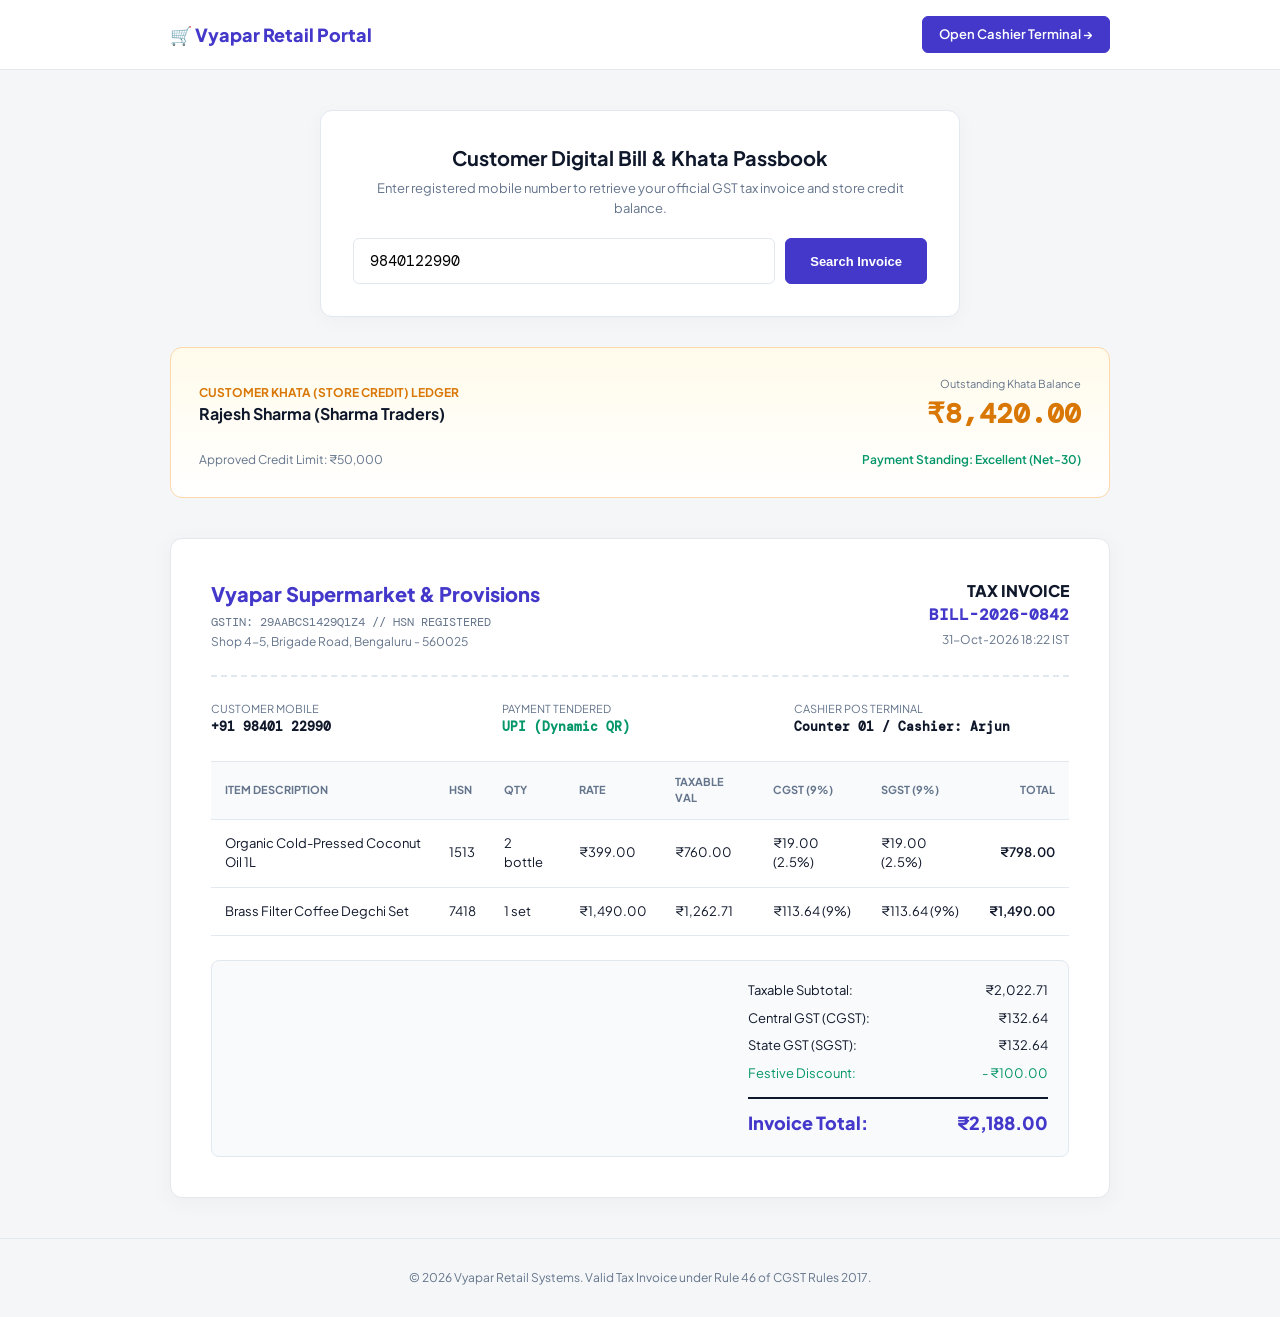
<file: public/index.html>
<!DOCTYPE html>
<html lang="en">
<head>
  <meta charset="UTF-8">
  <meta name="viewport" content="width=device-width, initial-scale=1.0">
  <title data-brand="brand_name">Vyapar Retail — Digital GST Invoice & Customer Khata Passbook</title>
  <meta name="description" content="View your digital GST tax invoice, itemized HSN splits, and credit khata passbook balance online.">
  <link rel="preconnect" href="https://fonts.googleapis.com">
  <link rel="preconnect" href="https://fonts.gstatic.com" crossorigin>
  <link href="https://fonts.googleapis.com/css2?family=DM+Mono:ital,wght@0,400;0,500;1,400&family=Plus+Jakarta+Sans:wght@400;500;600;700;800&display=swap" rel="stylesheet">
  <script src="whitelabel.js"></script>
  <style>
    :root {
      --bg-base: #f4f6f8;
      --bg-surface: #ffffff;
      --border-subtle: #e2e8f0;
      --indigo: #4338ca;
      --indigo-hover: #3730a3;
      --emerald: #059669;
      --amber: #d97706;
      --text-main: #0f172a;
      --text-muted: #64748b;
      --font-mono: 'DM Mono', monospace;
      --font-sans: 'Plus Jakarta Sans', sans-serif;
      --container-max: 980px;
    }

    * { box-sizing: border-box; margin: 0; padding: 0; }
    body {
      background-color: var(--bg-base);
      color: var(--text-main);
      font-family: var(--font-sans);
      line-height: 1.5;
    }

    .container {
      max-width: var(--container-max);
      margin: 0 auto;
      padding: 0 20px;
    }

    /* TOP BAR */
    .topbar {
      height: 70px;
      background: var(--bg-surface);
      border-bottom: 1px solid var(--border-subtle);
      display: flex;
      align-items: center;
    }
    .topbar-inner {
      display: flex;
      align-items: center;
      justify-content: space-between;
      width: 100%;
    }
    .brand-title {
      font-size: 18px;
      font-weight: 800;
      color: var(--indigo);
      text-decoration: none;
      display: flex;
      align-items: center;
      gap: 8px;
    }
    .btn {
      display: inline-flex;
      align-items: center;
      gap: 6px;
      padding: 8px 16px;
      border-radius: 6px;
      font-size: 13px;
      font-weight: 600;
      cursor: pointer;
      text-decoration: none;
      border: 1px solid var(--border-subtle);
      background: #fff;
      color: var(--text-main);
    }
    .btn-indigo {
      background: var(--indigo);
      border-color: var(--indigo);
      color: #fff;
    }
    .btn-indigo:hover { background: var(--indigo-hover); }

    /* LOOKUP HERO */
    .lookup-card {
      background: var(--bg-surface);
      border: 1px solid var(--border-subtle);
      border-radius: 12px;
      padding: 32px;
      margin: 40px auto 30px;
      max-width: 640px;
      box-shadow: 0 4px 20px rgba(0, 0, 0, 0.03);
      text-align: center;
    }
    .lookup-input-group {
      display: flex;
      gap: 10px;
      margin-top: 20px;
    }
    .phone-input {
      flex: 1;
      padding: 12px 16px;
      border: 1px solid var(--border-subtle);
      border-radius: 6px;
      font-size: 15px;
      font-family: var(--font-mono);
      outline: none;
    }
    .phone-input:focus { border-color: var(--indigo); }

    /* DIGITAL TAX INVOICE */
    .invoice-card {
      background: var(--bg-surface);
      border: 1px solid var(--border-subtle);
      border-radius: 12px;
      padding: 40px;
      margin-bottom: 40px;
      box-shadow: 0 4px 25px rgba(0, 0, 0, 0.04);
    }
    .invoice-header {
      display: flex;
      justify-content: space-between;
      border-bottom: 2px dashed var(--border-subtle);
      padding-bottom: 24px;
      margin-bottom: 24px;
    }
    .store-name {
      font-size: 20px;
      font-weight: 800;
      color: var(--indigo);
    }
    .gstin-tag {
      font-family: var(--font-mono);
      font-size: 12px;
      color: var(--text-muted);
      margin-top: 4px;
    }

    .bill-meta-grid {
      display: grid;
      grid-template-columns: repeat(3, 1fr);
      gap: 16px;
      margin-bottom: 24px;
      font-size: 13px;
    }
    .meta-label { color: var(--text-muted); font-size: 11px; text-transform: uppercase; }
    .meta-val { font-weight: 600; font-family: var(--font-mono); }

    /* ITEMS TABLE */
    .items-table {
      width: 100%;
      border-collapse: collapse;
      font-size: 13px;
      margin-bottom: 24px;
    }
    .items-table th {
      background: #f8fafc;
      padding: 12px 14px;
      border-top: 1px solid var(--border-subtle);
      border-bottom: 1px solid var(--border-subtle);
      text-align: left;
      font-size: 11px;
      color: var(--text-muted);
      text-transform: uppercase;
    }
    .items-table td {
      padding: 14px;
      border-bottom: 1px solid var(--border-subtle);
    }

    /* TAX SUMMARY */
    .tax-breakdown-box {
      background: #f8fafc;
      border: 1px solid var(--border-subtle);
      border-radius: 8px;
      padding: 20px;
      display: flex;
      justify-content: flex-end;
    }
    .totals-list {
      width: 300px;
      display: flex;
      flex-direction: column;
      gap: 8px;
      font-size: 13px;
    }
    .total-row {
      display: flex;
      justify-content: space-between;
    }
    .grand-total-row {
      border-top: 2px solid var(--text-main);
      padding-top: 10px;
      margin-top: 6px;
      font-size: 18px;
      font-weight: 800;
      color: var(--indigo);
      display: flex;
      justify-content: space-between;
    }

    /* KHATA PASSBOOK CARD */
    .khata-card {
      background: #fff;
      border: 1px solid #fed7aa;
      border-radius: 12px;
      padding: 28px;
      margin-bottom: 40px;
      background: linear-gradient(180deg, #fffbeb 0%, #ffffff 100%);
    }
    .khata-header {
      display: flex;
      justify-content: space-between;
      align-items: center;
      margin-bottom: 16px;
    }
    .khata-balance {
      font-family: var(--font-mono);
      font-size: 28px;
      font-weight: 800;
      color: var(--amber);
    }

    .footer {
      border-top: 1px solid var(--border-subtle);
      padding: 30px 0;
      text-align: center;
      font-size: 12px;
      color: var(--text-muted);
    }
  </style>
</head>
<body>

  <header class="topbar">
    <div class="container topbar-inner">
      <a href="#" class="brand-title" data-brand="brand_name">
        <span>🛒 Vyapar Retail Portal</span>
      </a>
      <div style="display: flex; gap: 10px;">
        <a href="admin.html" class="btn btn-indigo">Open Cashier Terminal &rarr;</a>
      </div>
    </div>
  </header>

  <main class="container">
    <!-- LOOKUP BOX -->
    <div class="lookup-card">
      <h2 style="font-size: 20px; font-weight: 700; margin-bottom: 6px;">Customer Digital Bill & Khata Passbook</h2>
      <p style="font-size: 13px; color: var(--text-muted);">
        Enter registered mobile number to retrieve your official GST tax invoice and store credit balance.
      </p>

      <div class="lookup-input-group">
        <input type="tel" class="phone-input" id="searchPhone" placeholder="Enter 10-digit phone (Demo: 9840122990)" value="9840122990">
        <button class="btn btn-indigo" style="padding: 12px 24px;" onclick="lookupCustomerBill()">Search Invoice</button>
      </div>
    </div>

    <!-- KHATA PASSBOOK SUMMARY -->
    <div class="khata-card" id="khataBox">
      <div class="khata-header">
        <div>
          <div style="font-size: 12px; color: var(--amber); font-weight: 700; text-transform: uppercase;">Customer Khata (Store Credit) Ledger</div>
          <div style="font-size: 16px; font-weight: 700;" id="khataCustomerName">Rajesh Sharma (Sharma Traders)</div>
        </div>
        <div style="text-align: right;">
          <div style="font-size: 11px; color: var(--text-muted);">Outstanding Khata Balance</div>
          <div class="khata-balance" id="khataBalance">₹8,420.00</div>
        </div>
      </div>
      <div style="font-size: 12px; color: var(--text-muted); display: flex; justify-content: space-between;">
        <span>Approved Credit Limit: ₹50,000</span>
        <span style="color: var(--emerald); font-weight: 600;">Payment Standing: Excellent (Net-30)</span>
      </div>
    </div>

    <!-- DIGITAL GST INVOICE -->
    <div class="invoice-card" id="invoiceCard">
      <div class="invoice-header">
        <div>
          <div class="store-name" data-brand="brand_name">Vyapar Supermarket & Provisions</div>
          <div class="gstin-tag">GSTIN: 29AABCS1429Q1Z4 // HSN REGISTERED</div>
          <div style="font-size: 12px; color: var(--text-muted); margin-top: 2px;">Shop 4-5, Brigade Road, Bengaluru - 560025</div>
        </div>
        <div style="text-align: right;">
          <div style="font-weight: 800; font-size: 16px;">TAX INVOICE</div>
          <div class="meta-val" id="invBillNum" style="color: var(--indigo);">BILL-2026-0842</div>
          <div style="font-size: 12px; color: var(--text-muted); margin-top: 4px;" id="invDate">31-Oct-2026 18:22 IST</div>
        </div>
      </div>

      <div class="bill-meta-grid">
        <div>
          <div class="meta-label">Customer Mobile</div>
          <div class="meta-val" id="invCustomerPhone">+91 98401 22990</div>
        </div>
        <div>
          <div class="meta-label">Payment Tendered</div>
          <div class="meta-val" id="invPaymentMode" style="color: var(--emerald);">UPI (Dynamic QR)</div>
        </div>
        <div>
          <div class="meta-label">Cashier Pos Terminal</div>
          <div class="meta-val">Counter 01 / Cashier: Arjun</div>
        </div>
      </div>

      <!-- ITEM TABLE -->
      <table class="items-table">
        <thead>
          <tr>
            <th>Item Description</th>
            <th>HSN</th>
            <th>Qty</th>
            <th>Rate</th>
            <th>Taxable Val</th>
            <th>CGST (9%)</th>
            <th>SGST (9%)</th>
            <th style="text-align: right;">Total</th>
          </tr>
        </thead>
        <tbody id="invoiceItems">
          <tr>
            <td>Organic Cold-Pressed Coconut Oil 1L</td>
            <td>1513</td>
            <td>2 bottle</td>
            <td>₹399.00</td>
            <td>₹760.00</td>
            <td>₹19.00 (2.5%)</td>
            <td>₹19.00 (2.5%)</td>
            <td style="text-align: right; font-weight: 600;">₹798.00</td>
          </tr>
          <tr>
            <td>Brass Filter Coffee Degchi Set</td>
            <td>7418</td>
            <td>1 set</td>
            <td>₹1,490.00</td>
            <td>₹1,262.71</td>
            <td>₹113.64 (9%)</td>
            <td>₹113.64 (9%)</td>
            <td style="text-align: right; font-weight: 600;">₹1,490.00</td>
          </tr>
        </tbody>
      </table>

      <!-- TOTALS -->
      <div class="tax-breakdown-box">
        <div class="totals-list">
          <div class="total-row">
            <span>Taxable Subtotal:</span>
            <span id="subtotalVal">₹2,022.71</span>
          </div>
          <div class="total-row">
            <span>Central GST (CGST):</span>
            <span id="cgstVal">₹132.64</span>
          </div>
          <div class="total-row">
            <span>State GST (SGST):</span>
            <span id="sgstVal">₹132.64</span>
          </div>
          <div class="total-row" style="color: var(--emerald);">
            <span>Festive Discount:</span>
            <span>- ₹100.00</span>
          </div>
          <div class="grand-total-row">
            <span>Invoice Total:</span>
            <span id="grandTotalVal">₹2,188.00</span>
          </div>
        </div>
      </div>
    </div>
  </main>

  <footer class="footer">
    <div class="container">
      &copy; 2026 <span data-brand="brand_name">Vyapar Retail Systems</span>. Valid Tax Invoice under Rule 46 of CGST Rules 2017.
    </div>
  </footer>

  <script>
    async function lookupCustomerBill() {
      const phone = document.getElementById('searchPhone').value.trim();
      if (!phone) return;

      try {
        const res = await fetch(`/api/khata?phone=${phone}`);
        const data = await res.json();
        if (data.ok && data.customer) {
          document.getElementById('khataCustomerName').textContent = data.customer.customer_name;
          document.getElementById('khataBalance').textContent = `₹${data.customer.current_balance_inr.toFixed(2)}`;
          document.getElementById('invCustomerPhone').textContent = `+91 ${phone}`;
        }
      } catch (err) {}
    }
  </script>
</body>
</html>
</file>
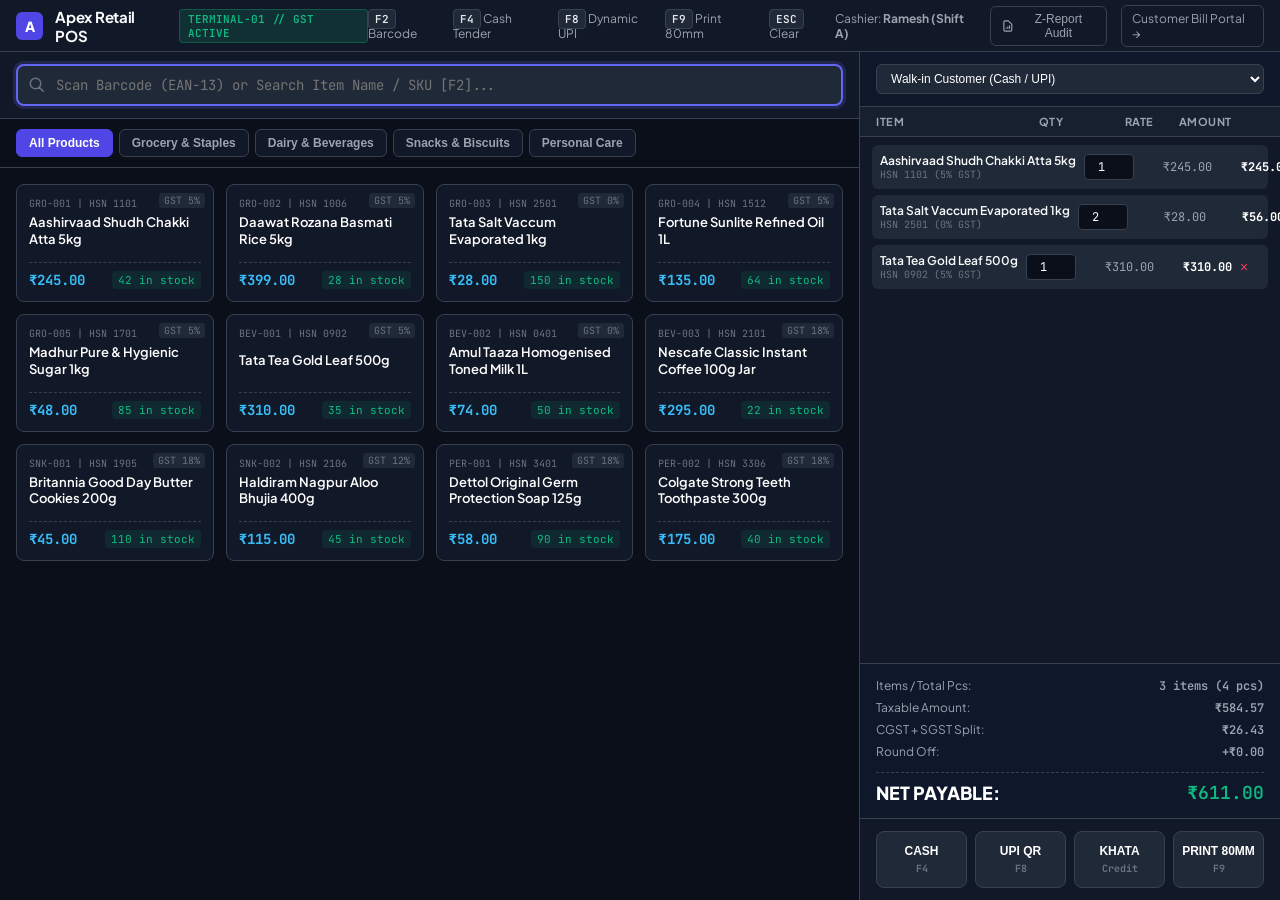
<file: public/admin.html>
<!DOCTYPE html>
<html lang="en">
<head>
  <meta charset="UTF-8">
  <meta name="viewport" content="width=device-width, initial-scale=1.0">
  <title data-brand="brand_name">Apex Retail POS & Billing Terminal (GST & Khata)</title>
  <link rel="preconnect" href="https://fonts.googleapis.com">
  <link rel="preconnect" href="https://fonts.gstatic.com" crossorigin>
  <link href="https://fonts.googleapis.com/css2?family=DM+Mono:ital,wght@0,400;0,500;1,400&family=Plus+Jakarta+Sans:wght@400;500;600;700;800&family=JetBrains+Mono:wght@400;600;700&display=swap" rel="stylesheet">
  <script src="whitelabel.js"></script>
  <style>
    :root {
      --bg-terminal: #0b0f19;
      --bg-surface: #111827;
      --bg-elevated: #1f2937;
      --border-subtle: #374151;
      --border-focus: #6366f1;
      --color-primary: #4f46e5;
      --color-primary-hover: #4338ca;
      --color-emerald: #10b981;
      --color-amber: #f59e0b;
      --color-rose: #f43f5e;
      --color-sky: #0ea5e9;
      --text-main: #f9fafb;
      --text-muted: #9ca3af;
      --text-dim: #6b7280;
      --font-mono: 'JetBrains Mono', 'DM Mono', monospace;
      --font-sans: 'Plus Jakarta Sans', sans-serif;
    }

    * { box-sizing: border-box; margin: 0; padding: 0; }
    body {
      background-color: var(--bg-terminal);
      color: var(--text-main);
      font-family: var(--font-sans);
      height: 100vh;
      overflow: hidden;
      display: flex;
      flex-direction: column;
    }

    /* TOP CASHIER BAR */
    .topbar {
      height: 52px;
      background: var(--bg-surface);
      border-bottom: 1px solid var(--border-subtle);
      display: flex;
      align-items: center;
      justify-content: space-between;
      padding: 0 16px;
      flex-shrink: 0;
    }
    .brand-section {
      display: flex;
      align-items: center;
      gap: 12px;
    }
    .brand-logo {
      width: 28px;
      height: 28px;
      background: var(--color-primary);
      border-radius: 6px;
      display: flex;
      align-items: center;
      justify-content: center;
      font-weight: 800;
      font-size: 14px;
      color: #fff;
    }
    .brand-name {
      font-weight: 700;
      font-size: 15px;
      letter-spacing: -0.02em;
    }
    .badge-terminal {
      background: rgba(16, 185, 129, 0.15);
      border: 1px solid rgba(16, 185, 129, 0.3);
      color: var(--color-emerald);
      padding: 2px 8px;
      border-radius: 4px;
      font-size: 11px;
      font-family: var(--font-mono);
      font-weight: 600;
    }
    .pos-shortcuts-hint {
      display: flex;
      gap: 8px;
      align-items: center;
      font-size: 12px;
      color: var(--text-muted);
    }
    .kbd-chip {
      background: var(--bg-elevated);
      border: 1px solid var(--border-subtle);
      border-radius: 4px;
      padding: 2px 6px;
      font-family: var(--font-mono);
      font-size: 11px;
      font-weight: 600;
      color: #e5e7eb;
    }
    .cashier-info {
      display: flex;
      align-items: center;
      gap: 14px;
      font-size: 12px;
    }
    .z-report-btn {
      background: transparent;
      border: 1px solid var(--border-subtle);
      color: var(--text-muted);
      padding: 5px 10px;
      border-radius: 6px;
      cursor: pointer;
      font-size: 12px;
      display: flex;
      align-items: center;
      gap: 6px;
    }
    .z-report-btn:hover { background: var(--bg-elevated); color: #fff; }

    /* POS GRID LAYOUT */
    .pos-grid {
      display: grid;
      grid-template-columns: 1fr 420px;
      flex: 1;
      height: calc(100vh - 52px);
      overflow: hidden;
    }

    /* LEFT CATALOG & BARCODE ZONE */
    .left-zone {
      display: flex;
      flex-direction: column;
      border-right: 1px solid var(--border-subtle);
      background: var(--bg-terminal);
      overflow: hidden;
    }

    /* SCANNER STRIP */
    .scanner-strip {
      padding: 12px 16px;
      background: var(--bg-surface);
      border-bottom: 1px solid var(--border-subtle);
      display: flex;
      gap: 12px;
      align-items: center;
    }
    .scan-input-wrap {
      flex: 1;
      position: relative;
    }
    .scan-input-wrap svg {
      position: absolute;
      left: 12px;
      top: 50%;
      transform: translateY(-50%);
      color: var(--text-dim);
    }
    .scan-input {
      width: 100%;
      background: var(--bg-elevated);
      border: 2px solid var(--border-subtle);
      border-radius: 8px;
      padding: 10px 12px 10px 38px;
      font-family: var(--font-mono);
      font-size: 14px;
      color: #fff;
      outline: none;
      transition: border-color 0.15s;
    }
    .scan-input:focus {
      border-color: var(--border-focus);
      box-shadow: 0 0 0 3px rgba(99, 102, 241, 0.2);
    }
    .cat-tabs {
      display: flex;
      gap: 6px;
      padding: 10px 16px;
      background: var(--bg-terminal);
      border-bottom: 1px solid var(--border-subtle);
      overflow-x: auto;
    }
    .cat-tab {
      background: var(--bg-surface);
      border: 1px solid var(--border-subtle);
      color: var(--text-muted);
      border-radius: 6px;
      padding: 6px 12px;
      font-size: 12px;
      font-weight: 600;
      cursor: pointer;
      white-space: nowrap;
    }
    .cat-tab.active {
      background: var(--color-primary);
      border-color: var(--color-primary);
      color: #fff;
    }

    /* PRODUCTS GRID */
    .products-container {
      flex: 1;
      overflow-y: auto;
      padding: 16px;
      display: grid;
      grid-template-columns: repeat(auto-fill, minmax(180px, 1fr));
      gap: 12px;
      align-content: start;
    }
    .prod-card {
      background: var(--bg-surface);
      border: 1px solid var(--border-subtle);
      border-radius: 8px;
      padding: 12px;
      cursor: pointer;
      display: flex;
      flex-direction: column;
      justify-content: space-between;
      transition: all 0.15s;
      position: relative;
    }
    .prod-card:hover {
      border-color: var(--color-primary);
      transform: translateY(-2px);
      box-shadow: 0 4px 12px rgba(0,0,0,0.3);
    }
    .prod-sku {
      font-family: var(--font-mono);
      font-size: 10px;
      color: var(--text-dim);
      margin-bottom: 4px;
    }
    .prod-title {
      font-size: 13px;
      font-weight: 600;
      color: #fff;
      line-height: 1.3;
      margin-bottom: 6px;
    }
    .prod-meta {
      display: flex;
      justify-content: space-between;
      align-items: center;
      margin-top: 8px;
      padding-top: 8px;
      border-top: 1px dashed var(--border-subtle);
    }
    .prod-price {
      font-family: var(--font-mono);
      font-weight: 700;
      font-size: 14px;
      color: #38bdf8;
    }
    .prod-stock {
      font-size: 11px;
      font-family: var(--font-mono);
      color: var(--color-emerald);
      background: rgba(16, 185, 129, 0.1);
      padding: 2px 6px;
      border-radius: 4px;
    }
    .prod-gst {
      position: absolute;
      top: 8px;
      right: 8px;
      font-size: 10px;
      font-family: var(--font-mono);
      color: var(--text-dim);
      background: var(--bg-elevated);
      padding: 1px 5px;
      border-radius: 3px;
    }

    /* RIGHT BILLING REGISTER */
    .right-zone {
      display: flex;
      flex-direction: column;
      background: var(--bg-surface);
      height: 100%;
    }

    /* CUSTOMER SELECTION STRIP */
    .cust-strip {
      padding: 12px 16px;
      background: #0f172a;
      border-bottom: 1px solid var(--border-subtle);
      display: flex;
      flex-direction: column;
      gap: 8px;
    }
    .cust-row {
      display: flex;
      gap: 8px;
      align-items: center;
    }
    .cust-select {
      flex: 1;
      background: var(--bg-elevated);
      border: 1px solid var(--border-subtle);
      color: #fff;
      padding: 6px 10px;
      border-radius: 6px;
      font-size: 12px;
      outline: none;
    }
    .khata-badge {
      font-size: 11px;
      font-family: var(--font-mono);
      color: var(--color-amber);
      background: rgba(245, 158, 11, 0.1);
      border: 1px solid rgba(245, 158, 11, 0.3);
      padding: 4px 8px;
      border-radius: 4px;
      display: flex;
      align-items: center;
      gap: 4px;
    }

    /* CART ITEMS TABLE */
    .cart-header {
      padding: 8px 16px;
      background: rgba(31, 41, 55, 0.5);
      border-bottom: 1px solid var(--border-subtle);
      font-size: 11px;
      font-weight: 700;
      color: var(--text-muted);
      text-transform: uppercase;
      letter-spacing: 0.05em;
      display: grid;
      grid-template-columns: 1fr 50px 70px 70px 24px;
      gap: 8px;
    }
    .cart-items {
      flex: 1;
      overflow-y: auto;
      padding: 8px 12px;
      display: flex;
      flex-direction: column;
      gap: 6px;
    }
    .cart-item {
      display: grid;
      grid-template-columns: 1fr 50px 70px 70px 24px;
      gap: 8px;
      align-items: center;
      padding: 8px;
      background: var(--bg-elevated);
      border-radius: 6px;
      font-size: 12px;
    }
    .cart-item-name {
      font-weight: 600;
      white-space: nowrap;
      overflow: hidden;
      text-overflow: ellipsis;
    }
    .cart-item-hsn {
      font-size: 10px;
      font-family: var(--font-mono);
      color: var(--text-dim);
    }
    .cart-qty-input {
      width: 100%;
      background: var(--bg-terminal);
      border: 1px solid var(--border-subtle);
      color: #fff;
      font-family: var(--font-mono);
      font-size: 12px;
      text-align: center;
      padding: 4px 0;
      border-radius: 4px;
    }
    .cart-item-rate {
      font-family: var(--font-mono);
      text-align: right;
      color: var(--text-muted);
    }
    .cart-item-total {
      font-family: var(--font-mono);
      font-weight: 700;
      text-align: right;
      color: #fff;
    }
    .cart-item-del {
      background: none;
      border: none;
      color: var(--color-rose);
      cursor: pointer;
      font-size: 14px;
      display: flex;
      align-items: center;
      justify-content: center;
    }

    /* TOTALS & TAX BREAKDOWN */
    .cart-summary {
      padding: 14px 16px;
      background: #0f172a;
      border-top: 1px solid var(--border-subtle);
      display: flex;
      flex-direction: column;
      gap: 6px;
    }
    .sum-row {
      display: flex;
      justify-content: space-between;
      font-size: 12px;
      color: var(--text-muted);
    }
    .sum-row.grand {
      font-size: 18px;
      font-weight: 800;
      color: #fff;
      margin-top: 6px;
      padding-top: 8px;
      border-top: 1px dashed var(--border-subtle);
    }
    .sum-val {
      font-family: var(--font-mono);
      font-weight: 600;
    }

    /* TENDER ACTION BUTTONS */
    .tender-actions {
      padding: 12px 16px;
      background: var(--bg-surface);
      border-top: 1px solid var(--border-subtle);
      display: grid;
      grid-template-columns: repeat(4, 1fr);
      gap: 8px;
    }
    .tender-btn {
      padding: 12px 6px;
      border-radius: 8px;
      border: 1px solid var(--border-subtle);
      background: var(--bg-elevated);
      color: #fff;
      cursor: pointer;
      display: flex;
      flex-direction: column;
      align-items: center;
      gap: 4px;
      font-weight: 700;
      font-size: 12px;
      transition: all 0.15s;
    }
    .tender-btn .kbd {
      font-size: 10px;
      font-family: var(--font-mono);
      color: var(--text-dim);
    }
    .tender-btn.cash:hover { background: #065f46; border-color: var(--color-emerald); }
    .tender-btn.upi:hover { background: #075985; border-color: var(--color-sky); }
    .tender-btn.khata:hover { background: #92400e; border-color: var(--color-amber); }
    .tender-btn.print:hover { background: #4338ca; border-color: var(--color-primary); }

    /* MODAL OVERLAY */
    .modal-overlay {
      position: fixed;
      inset: 0;
      background: rgba(0, 0, 0, 0.75);
      backdrop-filter: blur(4px);
      display: none;
      align-items: center;
      justify-content: center;
      z-index: 1000;
    }
    .modal-overlay.active {
      display: flex;
    }
    .modal-box {
      background: var(--bg-surface);
      border: 1px solid var(--border-subtle);
      border-radius: 12px;
      width: 440px;
      max-width: 90vw;
      padding: 24px;
      box-shadow: 0 20px 40px rgba(0,0,0,0.5);
    }

    /* THERMAL RECEIPT PREVIEW */
    .thermal-paper {
      background: #fffff8;
      color: #111;
      font-family: 'JetBrains Mono', 'DM Mono', monospace;
      font-size: 11px;
      line-height: 1.4;
      padding: 20px 16px;
      border-radius: 4px;
      box-shadow: 0 4px 15px rgba(0,0,0,0.3);
      max-height: 480px;
      overflow-y: auto;
    }
    .thermal-paper .center { text-align: center; }
    .thermal-paper .divider { border-bottom: 1px dashed #444; margin: 8px 0; }
    .thermal-paper .double-divider { border-bottom: 2px dashed #000; margin: 8px 0; }
    .thermal-paper .flex { display: flex; justify-content: space-between; }
  </style>
</head>
<body data-layout-archetype="tactile-pos-admin">

  <!-- TOP HEADER -->
  <header class="topbar">
    <div class="brand-section">
      <div class="brand-logo" data-wl-brand-char>A</div>
      <div class="brand-name" data-brand="brand_name">Apex Retail POS</div>
      <span class="badge-terminal">TERMINAL-01 // GST ACTIVE</span>
    </div>

    <div class="pos-shortcuts-hint">
      <span><span class="kbd-chip">F2</span> Barcode</span>
      <span><span class="kbd-chip">F4</span> Cash Tender</span>
      <span><span class="kbd-chip">F8</span> Dynamic UPI</span>
      <span><span class="kbd-chip">F9</span> Print 80mm</span>
      <span><span class="kbd-chip">ESC</span> Clear</span>
    </div>

    <div class="cashier-info">
      <span style="color:var(--text-muted);">Cashier: <strong>Ramesh (Shift A)</strong></span>
      <button class="z-report-btn" onclick="openZReportModal()">
        <svg width="14" height="14" fill="none" stroke="currentColor" stroke-width="2" viewBox="0 0 24 24"><path d="M9 17v-2m3 2v-4m3 4v-6m2 10H7a2 2 0 01-2-2V5a2 2 0 012-2h5.586a1 1 0 01.707.293l5.414 5.414a1 1 0 01.293.707V19a2 2 0 01-2 2z"/></svg>
        Z-Report Audit
      </button>
      <a href="index.html" class="z-report-btn" style="text-decoration:none;">
        Customer Bill Portal &rarr;
      </a>
    </div>
  </header>

  <!-- MAIN TWO-COLUMN POS INTERFACE -->
  <div class="pos-grid">
    
    <!-- LEFT: CATALOG & QUICK ADD -->
    <div class="left-zone">
      <!-- BARCODE / SEARCH STRIP -->
      <div class="scanner-strip">
        <div class="scan-input-wrap">
          <svg width="18" height="18" fill="none" stroke="currentColor" stroke-width="2" viewBox="0 0 24 24"><path d="M21 21l-6-6m2-5a7 7 0 11-14 0 7 7 0 0114 0z"/></svg>
          <input type="text" id="barcodeInput" class="scan-input" placeholder="Scan Barcode (EAN-13) or Search Item Name / SKU [F2]..." autofocus>
        </div>
      </div>

      <!-- CATEGORY TABS -->
      <div class="cat-tabs" id="catTabs">
        <button class="cat-tab active" onclick="filterCat('all')">All Products</button>
        <button class="cat-tab" onclick="filterCat('grocery')">Grocery & Staples</button>
        <button class="cat-tab" onclick="filterCat('dairy')">Dairy & Beverages</button>
        <button class="cat-tab" onclick="filterCat('snacks')">Snacks & Biscuits</button>
        <button class="cat-tab" onclick="filterCat('personal')">Personal Care</button>
      </div>

      <!-- PRODUCTS CARD MATRIX -->
      <div class="products-container" id="productsGrid">
        <!-- Rendered by JS -->
      </div>
    </div>

    <!-- RIGHT: BILLING REGISTER & CART -->
    <div class="right-zone">
      <!-- CUSTOMER & KHATA SELECTOR -->
      <div class="cust-strip">
        <div class="cust-row">
          <select id="custSelect" class="cust-select" onchange="handleCustomerChange()">
            <option value="walkin">Walk-in Customer (Cash / UPI)</option>
            <option value="cust_1" data-khata="1250" data-limit="5000">Ramesh Kumar (Khata: ₹1,250 / ₹5,000)</option>
            <option value="cust_2" data-khata="3400" data-limit="10000">Priya Sharma (Khata: ₹3,400 / ₹10,000)</option>
            <option value="cust_3" data-khata="0" data-limit="3000">Amit Verma (Khata: ₹0 / ₹3,000)</option>
          </select>
          <div class="khata-badge" id="khataIndicator" style="display:none;">
            <span>KHATA:</span>
            <strong id="khataBal">₹0</strong>
          </div>
        </div>
      </div>

      <!-- CART HEADER -->
      <div class="cart-header">
        <div>Item</div>
        <div style="text-align:center;">Qty</div>
        <div style="text-align:right;">Rate</div>
        <div style="text-align:right;">Amount</div>
        <div></div>
      </div>

      <!-- CART ITEMS LIST -->
      <div class="cart-items" id="cartContainer">
        <!-- Cart rows rendered dynamically -->
      </div>

      <!-- CART TOTALS & GST BREAKDOWN -->
      <div class="cart-summary">
        <div class="sum-row">
          <span>Items / Total Pcs:</span>
          <span class="sum-val" id="sumQty">0 items (0 pcs)</span>
        </div>
        <div class="sum-row">
          <span>Taxable Amount:</span>
          <span class="sum-val" id="sumTaxable">₹0.00</span>
        </div>
        <div class="sum-row">
          <span>CGST + SGST Split:</span>
          <span class="sum-val" id="sumGst">₹0.00</span>
        </div>
        <div class="sum-row">
          <span>Round Off:</span>
          <span class="sum-val" id="sumRound">₹0.00</span>
        </div>
        <div class="sum-row grand">
          <span>NET PAYABLE:</span>
          <span class="sum-val" style="color:var(--color-emerald);" id="grandTotal">₹0.00</span>
        </div>
      </div>

      <!-- TENDER ACTION SHORTCUTS -->
      <div class="tender-actions">
        <button class="tender-btn cash" onclick="openCashModal()">
          <span>CASH</span>
          <span class="kbd">F4</span>
        </button>
        <button class="tender-btn upi" onclick="openUpiModal()">
          <span>UPI QR</span>
          <span class="kbd">F8</span>
        </button>
        <button class="tender-btn khata" onclick="tenderKhata()">
          <span>KHATA</span>
          <span class="kbd">Credit</span>
        </button>
        <button class="tender-btn print" onclick="openPrintModal()">
          <span>PRINT 80MM</span>
          <span class="kbd">F9</span>
        </button>
      </div>

    </div>

  </div>

  <!-- CASH TENDER MODAL -->
  <div class="modal-overlay" id="cashModal">
    <div class="modal-box">
      <h3 style="margin-bottom:12px; font-size:18px;">Cash Tender & Change Due</h3>
      <div style="font-size:13px; color:var(--text-muted); margin-bottom:16px;">Bill Total: <strong id="cashModalTotal" style="color:#fff; font-size:16px;">₹0.00</strong></div>
      
      <label style="font-size:12px; color:var(--text-muted); display:block; margin-bottom:6px;">Cash Received from Customer (₹):</label>
      <input type="number" id="cashReceivedInput" style="width:100%; background:var(--bg-elevated); border:2px solid var(--border-subtle); color:#fff; font-family:var(--font-mono); font-size:20px; font-weight:700; padding:10px; border-radius:6px; margin-bottom:16px;" placeholder="0" oninput="calcChangeDue()">

      <div style="background:#0f172a; padding:12px; border-radius:8px; margin-bottom:20px; border:1px solid var(--border-subtle);">
        <div style="font-size:12px; color:var(--text-muted);">Change to Return:</div>
        <div id="changeDueDisplay" style="font-family:var(--font-mono); font-size:24px; font-weight:800; color:var(--color-emerald);">₹0.00</div>
      </div>

      <div style="display:flex; gap:10px; justify-content:flex-end;">
        <button onclick="closeModals()" style="padding:10px 16px; background:transparent; border:1px solid var(--border-subtle); color:#fff; border-radius:6px; cursor:pointer;">Cancel (Esc)</button>
        <button onclick="completeCashSale()" style="padding:10px 20px; background:var(--color-emerald); border:none; color:#fff; font-weight:700; border-radius:6px; cursor:pointer;">Complete & Open Drawer</button>
      </div>
    </div>
  </div>

  <!-- DYNAMIC UPI QR MODAL -->
  <div class="modal-overlay" id="upiModal">
    <div class="modal-box" style="text-align:center;">
      <h3 style="margin-bottom:6px; font-size:18px;">Dynamic Bharat UPI Payment</h3>
      <p style="font-size:12px; color:var(--text-muted); margin-bottom:16px;">Scan with GPay, PhonePe, Paytm or BHIM UPI</p>

      <div style="background:#fff; padding:16px; border-radius:12px; display:inline-block; margin-bottom:16px;">
        <!-- Dynamic QR SVG representation -->
        <svg width="180" height="180" viewBox="0 0 200 200" fill="#000">
          <rect width="200" height="200" fill="#fff"/>
          <path d="M10 10h60v60H10zm10 10v40h40V20zm10 10h20v20H30zm100-20h60v60h-60zm10 10v40h40V20zm10 10h20v20h-20zM10 130h60v60H10zm10 10v40h40v-40zm10 10h20v20H30zm80-30h10v20h-10zm20 0h20v10h-20zm30 0h20v30h-10v-20h-10zm-30 20h20v20h-10v-10h-10zm30 10h10v20h-10zm-60 10h20v10h-20zm30 10h20v20h-20zm-40 0h10v20h-10zm50 0h20v10h-20zm-20 10h10v10h-10z"/>
          <!-- Apex Center Pill -->
          <rect x="75" y="75" width="50" height="50" rx="8" fill="#4f46e5"/>
          <text x="100" y="105" fill="#fff" font-size="14" font-weight="bold" text-anchor="middle" font-family="sans-serif">UPI</text>
        </svg>
      </div>

      <div style="font-family:var(--font-mono); font-size:22px; font-weight:800; color:var(--color-sky); margin-bottom:6px;" id="upiAmountDisplay">₹0.00</div>
      <div style="font-size:11px; color:var(--text-muted); font-family:var(--font-mono); margin-bottom:16px;">VPA: apexretail@icici | Ref: TXN-89324</div>

      <div style="display:flex; gap:10px; justify-content:center;">
        <button onclick="closeModals()" style="padding:10px 16px; background:transparent; border:1px solid var(--border-subtle); color:#fff; border-radius:6px; cursor:pointer;">Cancel (Esc)</button>
        <button onclick="simulateUpiSuccess()" style="padding:10px 20px; background:var(--color-sky); border:none; color:#fff; font-weight:700; border-radius:6px; cursor:pointer;">Simulate Instant Webhook Pay</button>
      </div>
    </div>
  </div>

  <!-- 80MM THERMAL RECEIPT MODAL -->
  <div class="modal-overlay" id="printModal">
    <div class="modal-box" style="width:380px;">
      <div class="thermal-paper" id="thermalSlip">
        <div class="center" style="font-weight:700; font-size:14px;" data-brand="brand_name">APEX SUPERMARKET</div>
        <div class="center" style="font-size:10px;">GSTIN: 29AAAAA0000A1Z5 | HSN COMPLIANT</div>
        <div class="center" style="font-size:10px;">12th Main Road, Indiranagar, Bengaluru</div>
        <div class="center" style="font-size:10px;">Ph: +91 98765 43210</div>
        
        <div class="divider"></div>
        <div class="flex"><span>Inv: #INV-2026-8842</span><span id="slipDate"></span></div>
        <div class="flex"><span>Cashier: Ramesh</span><span>POS: 01</span></div>
        <div class="flex"><span id="slipCust">Cust: Walk-in</span><span id="slipPayMode">Pay: Cash</span></div>
        
        <div class="divider"></div>
        <div class="flex" style="font-weight:700;">
          <span style="flex:2;">ITEM</span>
          <span style="flex:1; text-align:center;">QTY</span>
          <span style="flex:1; text-align:right;">RATE</span>
          <span style="flex:1; text-align:right;">AMT</span>
        </div>
        <div class="divider"></div>

        <div id="slipItems">
          <!-- Items inserted here -->
        </div>

        <div class="divider"></div>
        <div class="flex"><span>Sub Total (Excl. Tax):</span><span id="slipSubtotal">₹0.00</span></div>
        <div class="flex"><span>CGST (2.5% / 6% / 9%):</span><span id="slipCgst">₹0.00</span></div>
        <div class="flex"><span>SGST (2.5% / 6% / 9%):</span><span id="slipSgst">₹0.00</span></div>
        <div class="flex"><span>Round Off:</span><span id="slipRound">₹0.00</span></div>
        <div class="double-divider"></div>
        <div class="flex" style="font-weight:800; font-size:14px;">
          <span>GRAND TOTAL:</span>
          <span id="slipGrandTotal">₹0.00</span>
        </div>
        <div class="double-divider"></div>

        <div class="center" style="margin-top:10px; font-size:10px;">
          THANK YOU FOR SHOPPING WITH US!<br>
          Exchange within 7 days with bill copy.<br>
          *** HAVE A GREAT DAY ***
        </div>
      </div>

      <div style="display:flex; gap:10px; margin-top:16px; justify-content:flex-end;">
        <button onclick="closeModals()" style="padding:10px 16px; background:transparent; border:1px solid var(--border-subtle); color:#fff; border-radius:6px; cursor:pointer;">Close</button>
        <button onclick="window.print()" style="padding:10px 20px; background:var(--color-primary); border:none; color:#fff; font-weight:700; border-radius:6px; cursor:pointer;">Print ESC/POS</button>
      </div>
    </div>
  </div>

  <!-- Z-REPORT AUDIT MODAL -->
  <div class="modal-overlay" id="zReportModal">
    <div class="modal-box" style="width:480px;">
      <h3 style="margin-bottom:12px; font-size:18px;">Day-End Cashier Z-Report Audit</h3>
      <div style="font-size:12px; color:var(--text-muted); margin-bottom:16px;">Date: Today | Shift: General (09:00 - 21:00) | Register: REG-01</div>

      <div style="display:grid; grid-template-columns:1fr 1fr; gap:10px; margin-bottom:16px;">
        <div style="background:#0f172a; padding:12px; border-radius:8px; border:1px solid var(--border-subtle);">
          <div style="font-size:11px; color:var(--text-muted);">TOTAL INVOICES</div>
          <div style="font-family:var(--font-mono); font-size:20px; font-weight:700; color:#fff;">142 Bills</div>
        </div>
        <div style="background:#0f172a; padding:12px; border-radius:8px; border:1px solid var(--border-subtle);">
          <div style="font-size:11px; color:var(--text-muted);">GROSS SALES</div>
          <div style="font-family:var(--font-mono); font-size:20px; font-weight:700; color:var(--color-emerald);">₹48,920.00</div>
        </div>
        <div style="background:#0f172a; padding:12px; border-radius:8px; border:1px solid var(--border-subtle);">
          <div style="font-size:11px; color:var(--text-muted);">CASH COLLECTED</div>
          <div style="font-family:var(--font-mono); font-size:16px; font-weight:700; color:#fff;">₹21,400.00</div>
        </div>
        <div style="background:#0f172a; padding:12px; border-radius:8px; border:1px solid var(--border-subtle);">
          <div style="font-size:11px; color:var(--text-muted);">UPI PAYMENTS</div>
          <div style="font-family:var(--font-mono); font-size:16px; font-weight:700; color:var(--color-sky);">₹24,520.00</div>
        </div>
        <div style="background:#0f172a; padding:12px; border-radius:8px; border:1px solid var(--border-subtle);">
          <div style="font-size:11px; color:var(--text-muted);">KHATA CREDIT SALES</div>
          <div style="font-family:var(--font-mono); font-size:16px; font-weight:700; color:var(--color-amber);">₹3,000.00</div>
        </div>
        <div style="background:#0f172a; padding:12px; border-radius:8px; border:1px solid var(--border-subtle);">
          <div style="font-size:11px; color:var(--text-muted);">TOTAL GST COLLECTED</div>
          <div style="font-family:var(--font-mono); font-size:16px; font-weight:700; color:#a855f7;">₹3,412.50</div>
        </div>
      </div>

      <div style="display:flex; justify-content:flex-end; gap:10px;">
        <button onclick="closeModals()" style="padding:10px 16px; background:transparent; border:1px solid var(--border-subtle); color:#fff; border-radius:6px; cursor:pointer;">Close</button>
        <button onclick="alert('Z-Report #Z-2026-1101 printed and drawer opened!')" style="padding:10px 20px; background:var(--color-primary); border:none; color:#fff; font-weight:700; border-radius:6px; cursor:pointer;">Print Z-Report & Close Shift</button>
      </div>
    </div>
  </div>

  <script>
    // PRODUCT CATALOG WITH REAL HSN AND GST
    const PRODUCTS = [
      { id: 1, sku: 'GRO-001', name: 'Aashirvaad Shudh Chakki Atta 5kg', cat: 'grocery', price: 245.00, hsn: '1101', gst: 5, stock: 42, barcode: '8901030382910' },
      { id: 2, sku: 'GRO-002', name: 'Daawat Rozana Basmati Rice 5kg', cat: 'grocery', price: 399.00, hsn: '1006', gst: 5, stock: 28, barcode: '8901537001021' },
      { id: 3, sku: 'GRO-003', name: 'Tata Salt Vaccum Evaporated 1kg', cat: 'grocery', price: 28.00, hsn: '2501', gst: 0, stock: 150, barcode: '8901030383016' },
      { id: 4, sku: 'GRO-004', name: 'Fortune Sunlite Refined Oil 1L', cat: 'grocery', price: 135.00, hsn: '1512', gst: 5, stock: 64, barcode: '8906007281001' },
      { id: 5, sku: 'GRO-005', name: 'Madhur Pure & Hygienic Sugar 1kg', cat: 'grocery', price: 48.00, hsn: '1701', gst: 5, stock: 85, barcode: '8906014410012' },
      { id: 6, sku: 'BEV-001', name: 'Tata Tea Gold Leaf 500g', cat: 'dairy', price: 310.00, hsn: '0902', gst: 5, stock: 35, barcode: '8901030384006' },
      { id: 7, sku: 'BEV-002', name: 'Amul Taaza Homogenised Toned Milk 1L', cat: 'dairy', price: 74.00, hsn: '0401', gst: 0, stock: 50, barcode: '8901262010013' },
      { id: 8, sku: 'BEV-003', name: 'Nescafe Classic Instant Coffee 100g Jar', cat: 'dairy', price: 295.00, hsn: '2101', gst: 18, stock: 22, barcode: '8901058852334' },
      { id: 9, sku: 'SNK-001', name: 'Britannia Good Day Butter Cookies 200g', cat: 'snacks', price: 45.00, hsn: '1905', gst: 18, stock: 110, barcode: '8901063012013' },
      { id: 10, sku: 'SNK-002', name: 'Haldiram Nagpur Aloo Bhujia 400g', cat: 'snacks', price: 115.00, hsn: '2106', gst: 12, stock: 45, barcode: '8904004400123' },
      { id: 11, sku: 'PER-001', name: 'Dettol Original Germ Protection Soap 125g', cat: 'personal', price: 58.00, hsn: '3401', gst: 18, stock: 90, barcode: '8901396001017' },
      { id: 12, sku: 'PER-002', name: 'Colgate Strong Teeth Toothpaste 300g', cat: 'personal', price: 175.00, hsn: '3306', gst: 18, stock: 40, barcode: '8901314010114' }
    ];

    // IN-MEMORY ACTIVE CART
    let cart = [
      { product: PRODUCTS[0], qty: 1 },
      { product: PRODUCTS[2], qty: 2 },
      { product: PRODUCTS[5], qty: 1 }
    ];

    // RENDER PRODUCTS GRID
    function renderProducts(catFilter = 'all') {
      const container = document.getElementById('productsGrid');
      const filtered = catFilter === 'all' ? PRODUCTS : PRODUCTS.filter(p => p.cat === catFilter);
      
      container.innerHTML = filtered.map(p => `
        <div class="prod-card" onclick="addToCart(${p.id})">
          <div class="prod-gst">GST ${p.gst}%</div>
          <div class="prod-sku">${p.sku} | HSN ${p.hsn}</div>
          <div class="prod-title">${p.name}</div>
          <div class="prod-meta">
            <span class="prod-price">₹${p.price.toFixed(2)}</span>
            <span class="prod-stock">${p.stock} in stock</span>
          </div>
        </div>
      `).join('');
    }

    function filterCat(cat) {
      document.querySelectorAll('.cat-tab').forEach(b => b.classList.remove('active'));
      event.target.classList.add('active');
      renderProducts(cat);
    }

    // CART OPERATIONS
    function addToCart(productId) {
      const prod = PRODUCTS.find(p => p.id === productId);
      if (!prod) return;
      const existing = cart.find(c => c.product.id === productId);
      if (existing) {
        existing.qty++;
      } else {
        cart.push({ product: prod, qty: 1 });
      }
      renderCart();
    }

    function updateQty(index, newQty) {
      const qty = parseInt(newQty);
      if (isNaN(qty) || qty <= 0) {
        removeFromCart(index);
      } else {
        cart[index].qty = qty;
        renderCart();
      }
    }

    function removeFromCart(index) {
      cart.splice(index, 1);
      renderCart();
    }

    function clearCart() {
      cart = [];
      renderCart();
    }

    // CALCULATE AND RENDER CART
    function renderCart() {
      const container = document.getElementById('cartContainer');
      if (cart.length === 0) {
        container.innerHTML = `
          <div style="text-align:center; padding:40px 10px; color:var(--text-dim); font-size:13px;">
            Cart is empty. Scan barcode or click an item on the left.
          </div>
        `;
        updateSummary(0, 0, 0, 0);
        return;
      }

      container.innerHTML = cart.map((item, idx) => {
        const itemTotal = item.product.price * item.qty;
        return `
          <div class="cart-item">
            <div>
              <div class="cart-item-name" title="${item.product.name}">${item.product.name}</div>
              <div class="cart-item-hsn">HSN ${item.product.hsn} (${item.product.gst}% GST)</div>
            </div>
            <div>
              <input type="number" min="1" class="cart-qty-input" value="${item.qty}" onchange="updateQty(${idx}, this.value)">
            </div>
            <div class="cart-item-rate">₹${item.product.price.toFixed(2)}</div>
            <div class="cart-item-total">₹${itemTotal.toFixed(2)}</div>
            <div>
              <button class="cart-item-del" onclick="removeFromCart(${idx})" title="Remove item">&times;</button>
            </div>
          </div>
        `;
      }).join('');

      // TOTALS CALCULATION
      let totalGross = 0;
      let totalPcs = 0;
      let totalTaxable = 0;
      let totalGst = 0;

      cart.forEach(item => {
        const lineTotal = item.product.price * item.qty;
        totalGross += lineTotal;
        totalPcs += item.qty;
        
        // HSN GST Back-calculation
        const taxRate = item.product.gst / 100;
        const basePrice = lineTotal / (1 + taxRate);
        const taxAmount = lineTotal - basePrice;
        totalTaxable += basePrice;
        totalGst += taxAmount;
      });

      const roundedTotal = Math.round(totalGross);
      const roundOff = roundedTotal - totalGross;

      updateSummary(cart.length, totalPcs, totalTaxable, totalGst, roundOff, roundedTotal);
    }

    function updateSummary(itemCount, totalPcs, taxable, gst, roundOff, grand) {
      document.getElementById('sumQty').innerText = `${itemCount} items (${totalPcs} pcs)`;
      document.getElementById('sumTaxable').innerText = `₹${taxable.toFixed(2)}`;
      document.getElementById('sumGst').innerText = `₹${gst.toFixed(2)}`;
      document.getElementById('sumRound').innerText = `${roundOff >= 0 ? '+' : ''}₹${roundOff.toFixed(2)}`;
      document.getElementById('grandTotal').innerText = `₹${grand.toFixed(2)}`;
      window._currentGrandTotal = grand;
    }

    // MODAL HANDLERS
    function closeModals() {
      document.querySelectorAll('.modal-overlay').forEach(m => m.classList.remove('active'));
    }

    function openCashModal() {
      if (cart.length === 0) return alert('Cart is empty!');
      document.getElementById('cashModalTotal').innerText = `₹${window._currentGrandTotal.toFixed(2)}`;
      document.getElementById('cashReceivedInput').value = window._currentGrandTotal;
      calcChangeDue();
      document.getElementById('cashModal').classList.add('active');
      setTimeout(() => document.getElementById('cashReceivedInput').select(), 100);
    }

    function calcChangeDue() {
      const received = parseFloat(document.getElementById('cashReceivedInput').value) || 0;
      const total = window._currentGrandTotal || 0;
      const change = received - total;
      const el = document.getElementById('changeDueDisplay');
      if (change >= 0) {
        el.innerText = `₹${change.toFixed(2)}`;
        el.style.color = 'var(--color-emerald)';
      } else {
        el.innerText = `-₹${Math.abs(change).toFixed(2)} (Short)`;
        el.style.color = 'var(--color-rose)';
      }
    }

    function completeCashSale() {
      alert(`Sale completed in Cash! ₹${window._currentGrandTotal} registered. Cash drawer opened.`);
      closeModals();
      clearCart();
    }

    function openUpiModal() {
      if (cart.length === 0) return alert('Cart is empty!');
      document.getElementById('upiAmountDisplay').innerText = `₹${window._currentGrandTotal.toFixed(2)}`;
      document.getElementById('upiModal').classList.add('active');
    }

    function simulateUpiSuccess() {
      alert(`UPI Webhook Confirmed! Reference: UPI/2026/894231. Sale completed.`);
      closeModals();
      clearCart();
    }

    function tenderKhata() {
      if (cart.length === 0) return alert('Cart is empty!');
      const sel = document.getElementById('custSelect');
      if (sel.value === 'walkin') {
        alert('Please select an account holder customer from the dropdown above to tender via Khata Credit.');
        sel.focus();
        return;
      }
      const opt = sel.options[sel.selectedIndex];
      const curKhata = parseFloat(opt.getAttribute('data-khata'));
      const limit = parseFloat(opt.getAttribute('data-limit'));
      const newKhata = curKhata + window._currentGrandTotal;
      
      if (newKhata > limit) {
        alert(`Credit limit exceeded! Customer limit is ₹${limit}. Current balance + this bill = ₹${newKhata}. Please collect partial cash.`);
        return;
      }

      alert(`₹${window._currentGrandTotal.toFixed(2)} added to ${opt.text} Khata ledger! WhatsApp statement dispatched.`);
      clearCart();
    }

    function openPrintModal() {
      if (cart.length === 0) return alert('Cart is empty!');
      const dateStr = new Date().toLocaleString('en-IN', { dateStyle: 'short', timeStyle: 'short' });
      document.getElementById('slipDate').innerText = dateStr;
      
      const sel = document.getElementById('custSelect');
      document.getElementById('slipCust').innerText = `Cust: ${sel.options[sel.selectedIndex].text.split('(')[0]}`;

      // Populate thermal slip items
      let sub = 0;
      let totalGst = 0;
      const html = cart.map(item => {
        const lineTotal = item.product.price * item.qty;
        sub += lineTotal / (1 + (item.product.gst / 100));
        totalGst += lineTotal - (lineTotal / (1 + (item.product.gst / 100)));
        return `
          <div class="flex">
            <span style="flex:2;">${item.product.name.substring(0, 16)}</span>
            <span style="flex:1; text-align:center;">${item.qty}</span>
            <span style="flex:1; text-align:right;">${item.product.price}</span>
            <span style="flex:1; text-align:right;">${lineTotal.toFixed(2)}</span>
          </div>
        `;
      }).join('');
      
      document.getElementById('slipItems').innerHTML = html;
      document.getElementById('slipSubtotal').innerText = `₹${sub.toFixed(2)}`;
      document.getElementById('slipCgst').innerText = `₹${(totalGst / 2).toFixed(2)}`;
      document.getElementById('slipSgst').innerText = `₹${(totalGst / 2).toFixed(2)}`;
      document.getElementById('slipRound').innerText = document.getElementById('sumRound').innerText;
      document.getElementById('slipGrandTotal').innerText = `₹${window._currentGrandTotal.toFixed(2)}`;

      document.getElementById('printModal').classList.add('active');
    }

    function openZReportModal() {
      document.getElementById('zReportModal').classList.add('active');
    }

    function handleCustomerChange() {
      const sel = document.getElementById('custSelect');
      const badge = document.getElementById('khataIndicator');
      if (sel.value === 'walkin') {
        badge.style.display = 'none';
      } else {
        const opt = sel.options[sel.selectedIndex];
        badge.style.display = 'flex';
        document.getElementById('khataBal').innerText = `₹${opt.getAttribute('data-khata')}`;
      }
    }

    // BARCODE WEDGE SCANNER & KEYBOARD SHORTCUTS
    document.addEventListener('keydown', (e) => {
      // F2: Focus barcode input
      if (e.key === 'F2') {
        e.preventDefault();
        document.getElementById('barcodeInput').focus();
        document.getElementById('barcodeInput').select();
      }
      // F4: Cash Tender
      else if (e.key === 'F4') {
        e.preventDefault();
        openCashModal();
      }
      // F8: UPI Tender
      else if (e.key === 'F8') {
        e.preventDefault();
        openUpiModal();
      }
      // F9: Print 80mm
      else if (e.key === 'F9') {
        e.preventDefault();
        openPrintModal();
      }
      // Escape: Close modals
      else if (e.key === 'Escape') {
        closeModals();
      }
    });

    // BARCODE ENTER / WEDGE LISTENER
    document.getElementById('barcodeInput').addEventListener('keydown', (e) => {
      if (e.key === 'Enter') {
        const val = e.target.value.trim().toLowerCase();
        if (!val) return;
        
        // Match barcode, SKU, or name
        const match = PRODUCTS.find(p => 
          p.barcode.toLowerCase() === val || 
          p.sku.toLowerCase() === val || 
          p.name.toLowerCase().includes(val)
        );

        if (match) {
          addToCart(match.id);
          e.target.value = '';
        } else {
          alert(`Item not found for code: "${val}"`);
        }
      }
    });

    // INIT
    renderProducts();
    renderCart();
  </script>
</body>
</html>
</file>
